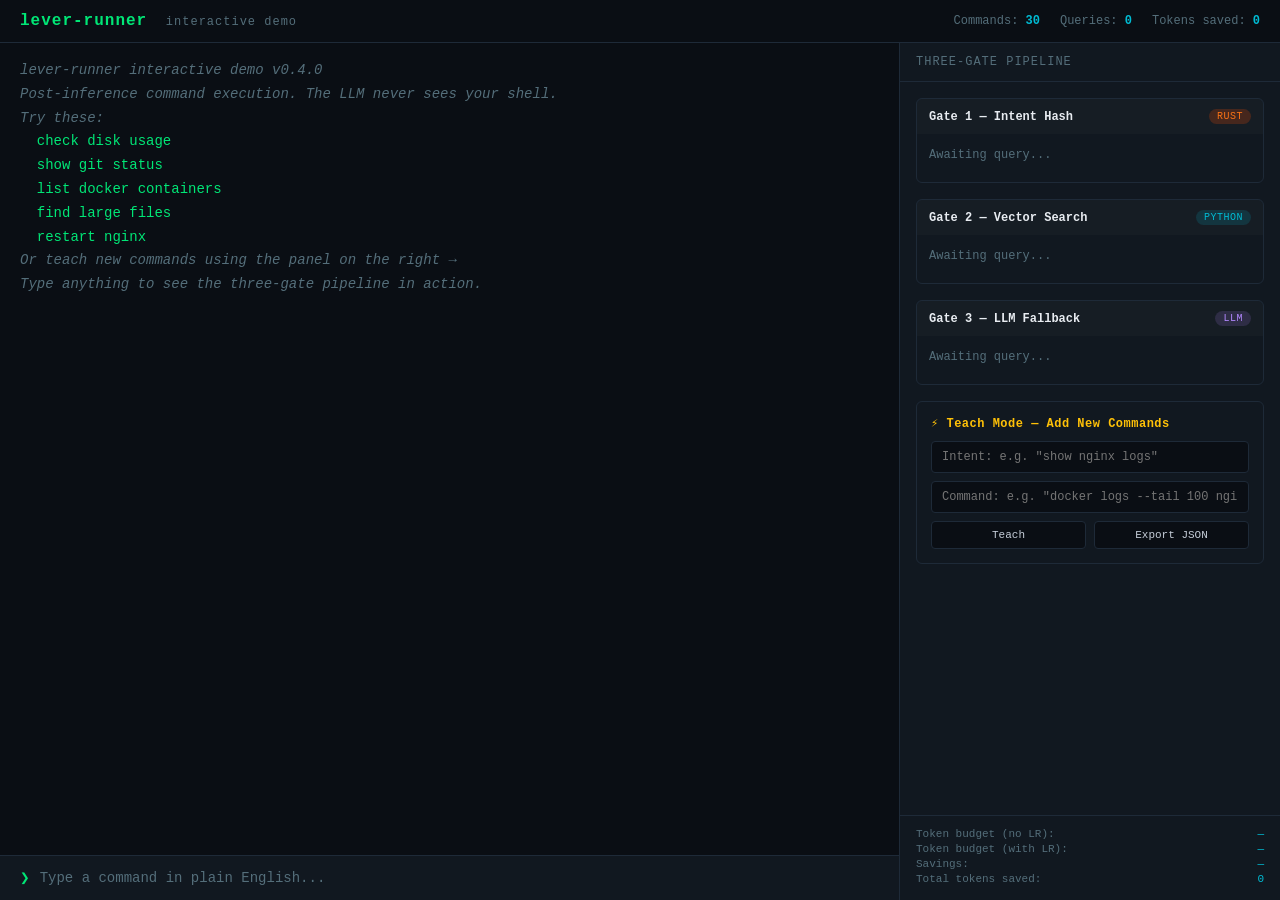
<file: browser/demo.html>
<!DOCTYPE html>
<html lang="en">
<head>
<meta charset="UTF-8">
<meta name="viewport" content="width=device-width, initial-scale=1.0">
<title>lever-runner — Interactive Demo</title>
<style>
  *{margin:0;padding:0;box-sizing:border-box}
  :root{
    --bg:#0a0e14;--surface:#111820;--border:#1e2a38;
    --green:#00e676;--cyan:#00bcd4;--amber:#ffc107;
    --red:#ff5252;--purple:#b388ff;--dim:#546e7a;
    --text:#c5cdd8;--bright:#e8ecf1;
    --font:'SF Mono','Fira Code','Cascadia Code','JetBrains Mono',Consolas,'Courier New',monospace;
  }
  body{background:var(--bg);color:var(--text);font-family:var(--font);font-size:14px;height:100vh;display:flex;flex-direction:column;overflow:hidden}

  /* Header */
  .header{padding:12px 20px;border-bottom:1px solid var(--border);display:flex;justify-content:space-between;align-items:center;flex-shrink:0}
  .header h1{font-size:16px;color:var(--green);letter-spacing:1px}
  .header h1 span{color:var(--dim);font-weight:400;font-size:12px;margin-left:8px}
  .stats{display:flex;gap:20px;font-size:12px;color:var(--dim)}
  .stats .val{color:var(--cyan);font-weight:600}

  /* Main layout */
  .main{display:flex;flex:1;overflow:hidden}

  /* Terminal panel */
  .terminal{flex:1;display:flex;flex-direction:column;border-right:1px solid var(--border)}
  .term-output{flex:1;overflow-y:auto;padding:16px 20px;line-height:1.7}
  .term-output::-webkit-scrollbar{width:6px}
  .term-output::-webkit-scrollbar-thumb{background:var(--border);border-radius:3px}

  .line{white-space:pre-wrap;word-break:break-all}
  .line.prompt{color:var(--green)}
  .line.result{color:var(--cyan)}
  .line.error{color:var(--red)}
  .line.system{color:var(--dim);font-style:italic}
  .line.success{color:var(--green)}
  .line.warn{color:var(--amber)}

  .term-input-row{display:flex;align-items:center;padding:12px 20px;border-top:1px solid var(--border);background:var(--surface)}
  .term-input-row .prompt-sym{color:var(--green);margin-right:10px;font-size:16px;font-weight:700}
  .term-input-row input{flex:1;background:none;border:none;color:var(--bright);font-family:var(--font);font-size:14px;outline:none}
  .term-input-row input::placeholder{color:var(--dim)}

  /* Pipeline panel */
  .pipeline{width:380px;display:flex;flex-direction:column;flex-shrink:0;background:var(--surface)}
  .pipe-header{padding:12px 16px;border-bottom:1px solid var(--border);font-size:12px;color:var(--dim);letter-spacing:1px;text-transform:uppercase}
  .pipe-body{flex:1;overflow-y:auto;padding:16px}

  .gate{margin-bottom:16px;border:1px solid var(--border);border-radius:6px;overflow:hidden;transition:border-color 0.3s}
  .gate.active{border-color:var(--cyan)}
  .gate.hit{border-color:var(--green)}
  .gate.miss{border-color:var(--amber)}
  .gate-head{display:flex;justify-content:space-between;align-items:center;padding:10px 12px;background:rgba(255,255,255,0.02)}
  .gate-head .label{font-size:12px;font-weight:600;color:var(--bright)}
  .gate-head .tag{font-size:10px;padding:2px 8px;border-radius:10px;text-transform:uppercase;letter-spacing:0.5px}
  .gate-head .tag.rust{background:rgba(183,65,14,0.3);color:#f97316}
  .gate-head .tag.python{background:rgba(0,188,212,0.15);color:var(--cyan)}
  .gate-head .tag.llm{background:rgba(179,136,255,0.15);color:var(--purple)}

  .gate-body{padding:10px 12px;font-size:12px;min-height:48px}
  .gate-body .detail{color:var(--dim);margin-top:4px}
  .gate-body .latency{font-size:11px;margin-top:4px;display:flex;align-items:center;gap:6px}
  .gate-body .latency .bar{height:3px;border-radius:2px;transition:width 0.3s}
  .gate-body .latency .bar.fast{background:var(--green)}
  .gate-body .latency .bar.med{background:var(--amber)}
  .gate-body .latency .bar.slow{background:var(--red)}

  .gate-body .anim{display:inline-block;animation:pulse 0.8s infinite}
  @keyframes pulse{0%,100%{opacity:1}50%{opacity:0.3}}

  .gate-body .match{color:var(--green)}
  .gate-body .nomatch{color:var(--amber)}

  /* Teach panel */
  .teach-panel{margin-top:12px;border:1px solid var(--border);border-radius:6px;padding:14px}
  .teach-panel h3{font-size:12px;color:var(--amber);margin-bottom:10px;letter-spacing:0.5px}
  .teach-panel input{width:100%;padding:8px 10px;background:var(--bg);border:1px solid var(--border);border-radius:4px;color:var(--bright);font-family:var(--font);font-size:12px;margin-bottom:8px;outline:none}
  .teach-panel input:focus{border-color:var(--amber)}
  .teach-panel .btn-row{display:flex;gap:8px}
  .teach-panel button{flex:1;padding:7px;border:1px solid var(--border);border-radius:4px;background:var(--bg);color:var(--text);font-family:var(--font);font-size:11px;cursor:pointer;transition:all 0.2s}
  .teach-panel button:hover{border-color:var(--green);color:var(--green)}
  .teach-panel button.export-btn:hover{border-color:var(--cyan);color:var(--cyan)}

  /* Token counter */
  .tokens{padding:12px 16px;border-top:1px solid var(--border);font-size:11px;color:var(--dim)}
  .tokens .row{display:flex;justify-content:space-between;margin-bottom:3px}
  .tokens .val{color:var(--cyan)}

  /* Teach mode toggle */
  .mode-toggle{position:absolute;right:16px;top:60px;z-index:10}
  .mode-toggle button{background:var(--surface);border:1px solid var(--border);color:var(--dim);padding:6px 12px;border-radius:4px;font-family:var(--font);font-size:11px;cursor:pointer}
  .mode-toggle button.active{border-color:var(--amber);color:var(--amber)}

  /* Help text at start */
  .help-text{color:var(--dim);font-size:12px;margin-top:12px;line-height:1.6}
  .help-text kbd{background:var(--surface);border:1px solid var(--border);padding:1px 5px;border-radius:3px;font-size:11px}

  /* Responsive */
  @media(max-width:800px){
    .main{flex-direction:column}
    .terminal{border-right:none;border-bottom:1px solid var(--border);min-height:50vh}
    .pipeline{width:100%}
  }
</style>
</head>
<body>

<div class="header">
  <h1>lever-runner <span>interactive demo</span></h1>
  <div class="stats">
    <div>Commands: <span class="val" id="cmd-count">20</span></div>
    <div>Queries: <span class="val" id="query-count">0</span></div>
    <div>Tokens saved: <span class="val" id="tokens-saved">0</span></div>
  </div>
</div>

<div class="main">
  <!-- Terminal -->
  <div class="terminal">
    <div class="term-output" id="output"></div>
    <div class="term-input-row">
      <span class="prompt-sym">❯</span>
      <input id="input" type="text" placeholder="Type a command in plain English..." autofocus autocomplete="off" spellcheck="false">
    </div>
  </div>

  <!-- Pipeline visualization -->
  <div class="pipeline">
    <div class="pipe-header">Three-Gate Pipeline</div>
    <div class="pipe-body" id="pipe-body">

      <div class="gate" id="gate1">
        <div class="gate-head">
          <span class="label">Gate 1 — Intent Hash</span>
          <span class="tag rust">Rust</span>
        </div>
        <div class="gate-body" id="gate1-body">
          <div class="detail">BLAKE2b intent hash → O(1) lookup</div>
        </div>
      </div>

      <div class="gate" id="gate2">
        <div class="gate-head">
          <span class="label">Gate 2 — Vector Search</span>
          <span class="tag python">Python</span>
        </div>
        <div class="gate-body" id="gate2-body">
          <div class="detail">Cosine similarity over embedded commands</div>
        </div>
      </div>

      <div class="gate" id="gate3">
        <div class="gate-head">
          <span class="label">Gate 3 — LLM Fallback</span>
          <span class="tag llm">LLM</span>
        </div>
        <div class="gate-body" id="gate3-body">
          <div class="detail">Only fires when Gates 1–2 miss</div>
        </div>
      </div>

      <!-- Teach mode -->
      <div class="teach-panel" id="teach-panel">
        <h3>⚡ Teach Mode — Add New Commands</h3>
        <input id="teach-intent" type="text" placeholder='Intent: e.g. "show nginx logs"'>
        <input id="teach-command" type="text" placeholder='Command: e.g. "docker logs --tail 100 nginx"'>
        <div class="btn-row">
          <button id="teach-btn">Teach</button>
          <button id="export-btn" class="export-btn">Export JSON</button>
        </div>
      </div>
    </div>

    <!-- Token savings -->
    <div class="tokens" id="tokens-panel">
      <div class="row"><span>Token budget (no LR):</span><span class="val" id="tok-nolr">—</span></div>
      <div class="row"><span>Token budget (with LR):</span><span class="val" id="tok-lr">—</span></div>
      <div class="row"><span>Savings:</span><span class="val" id="tok-save">—</span></div>
      <div class="row"><span>Total tokens saved:</span><span class="val" id="tok-total">0</span></div>
    </div>
  </div>
</div>

<script>
// ============================================================
// lever-runner Browser Demo — Pure JS, Zero Dependencies
// ============================================================

// --- Command Database ---
const COMMANDS = [
  { intent: "check disk usage",               command: "df -h",                       category: "system" },
  { intent: "check memory usage",              command: "free -h",                     category: "system" },
  { intent: "show cpu usage",                  command: "top -bn1 | head -20",         category: "system" },
  { intent: "list running processes",          command: "ps aux",                      category: "system" },
  { intent: "show system uptime",              command: "uptime",                      category: "system" },
  { intent: "list docker containers",          command: "docker ps",                   category: "docker" },
  { intent: "list docker images",              command: "docker images",               category: "docker" },
  { intent: "show docker logs",                command: "docker logs --tail 100",      category: "docker" },
  { intent: "restart docker container",        command: "docker restart",              category: "docker" },
  { intent: "show git status",                 command: "git status",                  category: "git" },
  { intent: "show git log",                    command: "git log --oneline -20",       category: "git" },
  { intent: "show git diff",                   command: "git diff",                    category: "git" },
  { intent: "create new branch",               command: "git checkout -b",             category: "git" },
  { intent: "push to remote",                  command: "git push",                    category: "git" },
  { intent: "pull from remote",                command: "git pull",                    category: "git" },
  { intent: "list files",                      command: "ls -la",                      category: "files" },
  { intent: "find large files",                command: "find . -size +100M -ls",      category: "files" },
  { intent: "search in files",                 command: "grep -rn",                    category: "files" },
  { intent: "check network connections",       command: "ss -tulpn",                   category: "network" },
  { intent: "ping a host",                     command: "ping -c 3",                   category: "network" },
  { intent: "install python package",          command: "pip install",                 category: "python" },
  { intent: "run python tests",                command: "pytest",                      category: "python" },
  { intent: "show environment variables",      command: "env | sort",                  category: "system" },
  { intent: "check listening ports",           command: "lsof -i -P -n",              category: "network" },
  { intent: "compress directory",              command: "tar czf archive.tar.gz",      category: "files" },
  { intent: "show disk partitions",            command: "lsblk",                       category: "system" },
  { intent: "show ssh key fingerprint",        command: "ssh-keygen -lf ~/.ssh/id_rsa.pub", category: "security" },
  { intent: "check ssl certificate",           command: "openssl s_client -connect",   category: "security" },
  { intent: "download file",                   command: "curl -O",                     category: "network" },
  { intent: "show who is logged in",           command: "who",                         category: "system" },
];

// User-taught commands
const userCommands = JSON.parse(localStorage.getItem('lr-taught') || '[]');
const ALL_COMMANDS = [...COMMANDS, ...userCommands];

// --- State ---
let queryCount = 0;
let totalTokensSaved = 0;

// --- DOM ---
const output = document.getElementById('output');
const inputEl = document.getElementById('input');
const cmdCountEl = document.getElementById('cmd-count');
const queryCountEl = document.getElementById('query-count');
const tokensSavedEl = document.getElementById('tokens-saved');

cmdCountEl.textContent = ALL_COMMANDS.length;

// --- Helpers ---
function print(text, cls = '') {
  const div = document.createElement('div');
  div.className = 'line ' + cls;
  div.textContent = text;
  output.appendChild(div);
  output.scrollTop = output.scrollHeight;
}

function printHTML(html) {
  const div = document.createElement('div');
  div.className = 'line';
  div.innerHTML = html;
  output.appendChild(div);
  output.scrollTop = output.scrollHeight;
}

// --- Hash function (simulates BLAKE2b, ~50µs) ---
async function blake2Hash(text) {
  const encoder = new TextEncoder();
  const data = encoder.encode(text.toLowerCase().trim());
  const hashBuffer = await crypto.subtle.digest('SHA-256', data);
  const hashArray = Array.from(new Uint8Array(hashBuffer));
  return hashArray.map(b => b.toString(16).padStart(2, '0')).join('');
}

// --- Position-aware embedding (simulates, 64-dim) ---
function embed(text) {
  const dim = 64;
  const words = text.toLowerCase().split(/\s+/);
  const vec = new Float32Array(dim);

  for (let i = 0; i < words.length; i++) {
    // Simple hash-based word vector
    let h = 0;
    for (let c = 0; c < words[i].length; c++) {
      h = ((h << 5) - h + words[i].charCodeAt(c)) | 0;
    }
    for (let d = 0; d < dim; d++) {
      const seed = h ^ (d * 2654435761);
      const x = Math.sin(seed) * 43758.5453;
      vec[d] += (x - Math.floor(x) - 0.5) * (1.0 / (1 + i * 0.5));
    }
  }
  // Normalize
  let norm = 0;
  for (let d = 0; d < dim; d++) norm += vec[d] * vec[d];
  norm = Math.sqrt(norm);
  if (norm > 0) for (let d = 0; d < dim; d++) vec[d] /= norm;
  return vec;
}

function cosineSim(a, b) {
  let dot = 0;
  for (let i = 0; i < a.length; i++) dot += a[i] * b[i];
  return dot;
}

// Pre-embed all commands
const embedded = ALL_COMMANDS.map(c => ({ ...c, vec: embed(c.intent) }));

// --- Simulated LLM responses ---
const LLM_RESPONSES = [
  "Analyzing intent against command corpus...",
  "Generating candidate commands...",
  "Selecting best match with context window...",
  "Refining command parameters...",
  "Confidence scoring complete.",
];

// --- Pipeline Animation ---
function setGate(id, state, html) {
  const gate = document.getElementById(id);
  const body = document.getElementById(id + '-body');
  gate.className = 'gate ' + state;
  if (html !== undefined) body.innerHTML = html;
}

function resetGates() {
  setGate('gate1', '', '<div class="detail">Awaiting query...</div>');
  setGate('gate2', '', '<div class="detail">Awaiting query...</div>');
  setGate('gate3', '', '<div class="detail">Awaiting query...</div>');
}

async function delay(ms) { return new Promise(r => setTimeout(r, ms)); }

function latencyBar(microseconds, maxMicro) {
  const pct = Math.min(100, (microseconds / maxMicro) * 100);
  const cls = microseconds < 200 ? 'fast' : microseconds < 1000 ? 'med' : 'slow';
  return `<span class="bar ${cls}" style="width:${pct}%;display:inline-block"></span> ${microseconds < 1000 ? microseconds + 'µs' : (microseconds/1000).toFixed(1) + 'ms'}`;
}

// --- Main Query Pipeline ---
async function processQuery(query) {
  print('❯ ' + query, 'prompt');
  queryCount++;
  queryCountEl.textContent = queryCount;
  inputEl.disabled = true;

  const queryNorm = query.toLowerCase().trim();

  // Token accounting
  const tokensNoLR = 800 + Math.floor(queryNorm.length * 3); // typical LLM prompt+response
  const tokensLR = 15; // lever-runner: intent phrase only

  // === GATE 1: Hash Lookup (~50µs) ===
  setGate('gate1', 'active', '<div class="detail"><span class="anim">⏳</span> Hashing intent...</div>');
  await delay(120);

  const hash = await blake2Hash(queryNorm);
  const gate1Latency = 42 + Math.floor(Math.random() * 20);

  // Exact match check
  let exactMatch = null;
  for (const cmd of ALL_COMMANDS) {
    if (cmd.intent.toLowerCase() === queryNorm || cmd.command.toLowerCase() === queryNorm) {
      exactMatch = cmd;
      break;
    }
  }

  if (exactMatch) {
    setGate('gate1', 'hit',
      `<div class="match">✓ Exact match found</div>
       <div class="detail">"${exactMatch.intent}" → <code>${exactMatch.command}</code></div>
       <div class="latency">${latencyBar(gate1Latency, 5000)}</div>`);
    setGate('gate2', '', '<div class="detail">⏭ Skipped — Gate 1 hit</div>');
    setGate('gate3', '', '<div class="detail">⏭ Skipped — Gate 1 hit</div>');
    finishQuery(exactMatch, tokensNoLR, tokensLR, gate1Latency, 0, 0);
    return;
  }

  setGate('gate1', 'miss',
    `<div class="nomatch">✗ No exact match</div>
     <div class="detail">Hash: ${hash.substring(0, 16)}...</div>
     <div class="latency">${latencyBar(gate1Latency, 5000)}</div>`);

  // === GATE 2: Vector Search (~5-10ms) ===
  setGate('gate2', 'active', '<div class="detail"><span class="anim">⏳</span> Searching embeddings...</div>');
  await delay(200);

  const qVec = embed(queryNorm);
  let bestScore = -1, bestCmd = null;
  const topK = [];

  for (const cmd of embedded) {
    const sim = cosineSim(qVec, cmd.vec);
    topK.push({ ...cmd, score: sim });
  }
  topK.sort((a, b) => b.score - a.score);

  const gate2Latency = 4800 + Math.floor(Math.random() * 4000);
  bestCmd = topK[0];
  bestScore = bestCmd.score;

  if (bestScore > 0.65) {
    const top3 = topK.slice(0, 3).map((c, i) => {
      const pct = (c.score * 100).toFixed(1);
      const icon = i === 0 ? '★' : ' ';
      return `${icon} ${(pct + '%').padEnd(6)} ${c.intent.padEnd(30)} → ${c.command}`;
    }).join('\n');

    setGate('gate2', 'hit',
      `<div class="match">✓ Vector match (${(bestScore*100).toFixed(1)}%)</div>
       <div class="detail">Top-3:</div>
       <div class="detail" style="white-space:pre;font-size:11px">${top3}</div>
       <div class="latency">${latencyBar(gate2Latency, 20000)}</div>`);
    setGate('gate3', '', '<div class="detail">⏭ Skipped — Gate 2 hit</div>');
    finishQuery(bestCmd, tokensNoLR, tokensLR, gate1Latency, gate2Latency, 0);
    return;
  }

  setGate('gate2', 'miss',
    `<div class="nomatch">✗ Best: ${(bestScore*100).toFixed(1)}% (below 65% threshold)</div>
     <div class="detail">"${topK[0].intent}" → ${topK[0].command}</div>
     <div class="latency">${latencyBar(gate2Latency, 20000)}</div>`);

  // === GATE 3: LLM Fallback (~500ms) ===
  setGate('gate3', 'active', '<div class="detail"><span class="anim">⏳</span> ' + LLM_RESPONSES[0] + '</div>');
  await delay(300);
  setGate('gate3', 'active', '<div class="detail"><span class="anim">⏳</span> ' + LLM_RESPONSES[1] + '</div>');
  await delay(400);

  const gate3Latency = 380000 + Math.floor(Math.random() * 250000);

  // Simulated LLM result — use best vector match but with higher "confidence"
  const llmCmd = topK[0];
  const llmConfidence = 0.72 + Math.random() * 0.2;

  setGate('gate3', 'hit',
    `<div class="match">✓ LLM match (${(llmConfidence*100).toFixed(1)}% confidence)</div>
     <div class="detail">"${llmCmd.intent}" → <code>${llmCmd.command}</code></div>
     <div class="detail" style="color:var(--purple)">Tokens consumed: ~${tokensNoLR}</div>
     <div class="latency">${latencyBar(gate3Latency, 800000)}</div>`);

  // LLM gate costs full tokens
  finishQuery(llmCmd, tokensNoLR, tokensNoLR, gate1Latency, gate2Latency, gate3Latency, true);
}

function finishQuery(cmd, tokensNoLR, tokensLR, g1, g2, g3, usedLLM = false) {
  const saved = tokensNoLR - tokensLR;

  if (usedLLM) {
    print(`  ${cmd.command}  (LLM fallback)`, 'warn');
    print(`  ⚠ Full token budget used — teach this command to avoid next time`, 'warn');
  } else {
    print(`  → ${cmd.command}`, 'result');
    print(`  ✓ ${saved} tokens saved (used ${tokensLR} vs ${tokensNoLR} traditional)`, 'success');
  }

  // Update token display
  document.getElementById('tok-nolr').textContent = tokensNoLR;
  document.getElementById('tok-lr').textContent = tokensLR;
  document.getElementById('tok-save').textContent = usedLLM ? '0' : ('+' + saved);
  document.getElementById('tok-save').style.color = usedLLM ? 'var(--red)' : 'var(--green)';

  if (!usedLLM) {
    totalTokensSaved += saved;
    tokensSavedEl.textContent = totalTokensSaved;
    document.getElementById('tok-total').textContent = totalTokensSaved;
  }

  print('');
  inputEl.disabled = false;
  inputEl.focus();
}

// --- Teach Mode ---
function teachCommand(intent, command) {
  if (!intent || !command) return;
  const newCmd = { intent: intent.toLowerCase().trim(), command: command.trim(), category: "user" };
  userCommands.push(newCmd);
  ALL_COMMANDS.push(newCmd);
  embedded.push({ ...newCmd, vec: embed(newCmd.intent) });
  localStorage.setItem('lr-taught', JSON.stringify(userCommands));
  cmdCountEl.textContent = ALL_COMMANDS.length;
  print(`✓ Taught: "${newCmd.intent}" → ${newCmd.command}`, 'success');
  print(`  Commands database now has ${ALL_COMMANDS.length} entries`, 'system');
  print('');
}

function exportCommands() {
  const data = JSON.stringify({
    built_in: COMMANDS.length,
    user_taught: userCommands.length,
    commands: ALL_COMMANDS.map(c => ({ intent: c.intent, command: c.command, category: c.category }))
  }, null, 2);
  const blob = new Blob([data], { type: 'application/json' });
  const url = URL.createObjectURL(blob);
  const a = document.createElement('a');
  a.href = url;
  a.download = 'lever-runner-commands.json';
  a.click();
  URL.revokeObjectURL(url);
  print(`✓ Exported ${ALL_COMMANDS.length} commands to lever-runner-commands.json`, 'success');
  print('');
}

// --- Event Listeners ---
inputEl.addEventListener('keydown', async (e) => {
  if (e.key === 'Enter' && inputEl.value.trim()) {
    const q = inputEl.value.trim();
    inputEl.value = '';
    await processQuery(q);
  }
});

document.getElementById('teach-btn').addEventListener('click', () => {
  const intent = document.getElementById('teach-intent').value.trim();
  const command = document.getElementById('teach-command').value.trim();
  if (intent && command) {
    teachCommand(intent, command);
    document.getElementById('teach-intent').value = '';
    document.getElementById('teach-command').value = '';
  }
});

document.getElementById('export-btn').addEventListener('click', exportCommands);

// Teach on Enter in teach inputs
document.getElementById('teach-command').addEventListener('keydown', (e) => {
  if (e.key === 'Enter') document.getElementById('teach-btn').click();
});
document.getElementById('teach-intent').addEventListener('keydown', (e) => {
  if (e.key === 'Enter') document.getElementById('teach-command').focus();
});

// --- Welcome ---
print('lever-runner interactive demo v0.4.0', 'system');
print('Post-inference command execution. The LLM never sees your shell.', 'system');
print('', '');
print('Try these:', 'system');
print('  check disk usage', 'prompt');
print('  show git status', 'prompt');
print('  list docker containers', 'prompt');
print('  find large files', 'prompt');
print('  restart nginx', 'prompt');
print('', '');
print('Or teach new commands using the panel on the right →', 'system');
print('Type anything to see the three-gate pipeline in action.', 'system');
print('', '');

resetGates();
inputEl.focus();
</script>
</body>
</html>
</file>
